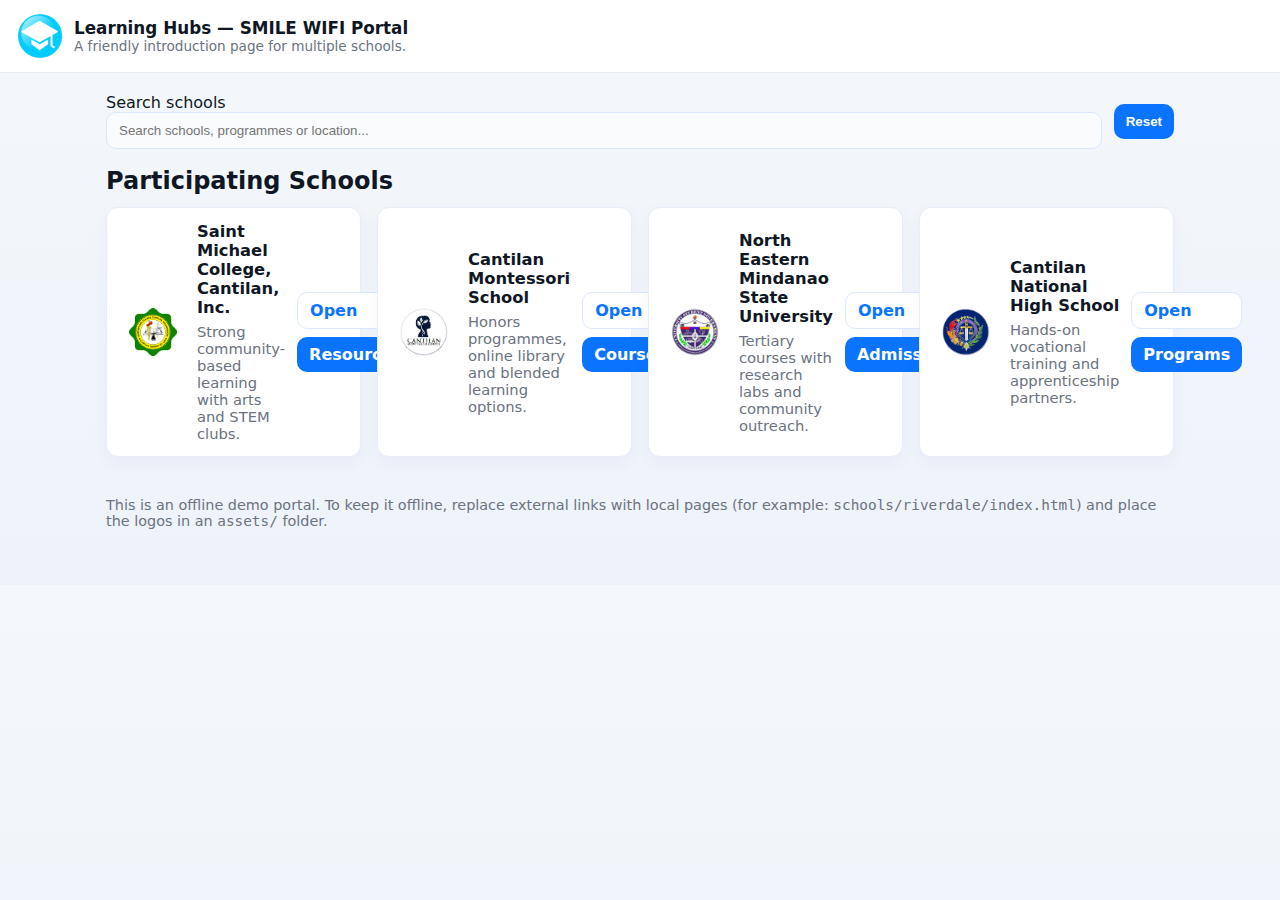
<file: pages/campusDC/index.html>
<!doctype html>
<html lang="en">
<head>
  <meta charset="utf-8" />
  <meta name="viewport" content="width=device-width,initial-scale=1" />
  <title>Learning Hubs — Multi-School Portal (Offline)</title>
  <meta name="description" content="Offline introduction page for multiple schools. Replace logos and links with local files to keep everything offline." />
  <style>
    :root{--bg:#f4f7fb;--card:#fff;--muted:#6b7280;--accent:#0b74ff;--glass:rgba(255,255,255,0.6)}
    *{box-sizing:border-box}
    body{margin:0;font-family:Inter, ui-sans-serif, system-ui, -apple-system, "Segoe UI", Roboto, "Helvetica Neue", Arial; background:linear-gradient(180deg,var(--bg),#eef3fb); color:#0f1724}
    header{background:var(--card);backdrop-filter:blur(6px); padding:14px 18px;display:flex;gap:12px;align-items:center;border-bottom:1px solid #e6edf6}
    .logo{width:44px;height:44px;border-radius:10px;overflow:hidden;flex:0 0 44px}
    .brand{font-weight:700;font-size:1.05rem}
    .subtitle{font-size:.85rem;color:var(--muted)}
    .container{max-width:1100px;margin:20px auto;padding:0 16px}

    /* search + filters */
    .controls{display:flex;gap:12px;align-items:center;margin-bottom:18px;flex-wrap:wrap}
    .search{flex:1;min-width:180px}
    input[type="search"]{width:100%;padding:10px 12px;border-radius:10px;border:1px solid #dbe7fb;background:var(--glass)}
    .filter{display:flex;gap:8px}
    .btn{padding:10px 12px;border-radius:10px;border:none;background:var(--accent);color:white;font-weight:600;cursor:pointer}

    /* grid */
    .grid{display:grid;grid-template-columns:repeat(auto-fit,minmax(230px,1fr));gap:16px}
    .card{background:var(--card);border-radius:12px;padding:14px;border:1px solid #e6eef9;display:flex;gap:12px;align-items:center;box-shadow:0 6px 18px rgba(9,30,66,0.04)}
    .card img{width:64px;height:64px;object-fit:contain;border-radius:8px;background:#fff;padding:8px}
    .meta{flex:1}
    .school-name{font-size:1.02rem;font-weight:700;margin:0}
    .school-desc{margin:6px 0 0;color:var(--muted);font-size:.92rem}
    .actions{display:flex;gap:8px;flex-direction:column}
    .link{display:inline-block;padding:8px 12px;border-radius:10px;text-decoration:none;border:1px solid #dbe9ff;background:#fff;color:var(--accent);font-weight:600}
    .primary{background:var(--accent);color:#fff;border:none}

    footer{max-width:1100px;margin:28px auto 44px;padding:12px 16px;color:var(--muted);font-size:.9rem}

    /* responsive tweaks */
    @media (max-width:520px){header{padding:10px} .card{padding:12px}}
  </style>
</head>
<body>
  <header>
    <div class="logo"><img src="assets/campusDC.png" alt="Portal logo" width="44" height="44"></div>
    <div>
      <div class="brand">Learning Hubs — SMILE WIFI Portal</div>
      <div class="subtitle">A friendly introduction page for multiple schools.</div>
    </div>
  </header>

  <main class="container" role="main">
    <section class="controls" aria-label="Search and filters">
      <div class="search">
        <label for="q" class="sr-only">Search schools</label>
        <input id="q" type="search" placeholder="Search schools, programmes or location..." aria-label="Search schools">
      </div>
      <div class="filter">
        <button class="btn" id="reset">Reset</button>
      </div>
    </section>

    <section>
      <h2 style="margin:0 0 12px">Participating Schools</h2>
      <div class="grid" id="schools">

        <!-- School 1 -->
        <article class="card" data-name="riverdale elementary" data-tags="elementary local">
          <img src="assets/smcci.png" alt="Riverdale Elementary logo">
          <div class="meta">
            <h3 class="school-name">Saint Michael College, Cantilan, Inc.</h3>
            <div class="school-desc">Strong community-based learning with arts and STEM clubs.</div>
          </div>
          <div class="actions">
            <a class="link" href="schools/riverdale/index.html">Open</a>
            <a class="link primary" href="schools/riverdale/resources.html">Resources</a>
          </div>
        </article>

        <!-- School 2 -->
        <article class="card" data-name="montclair high" data-tags="high school sports academic">
          <img src="assets/montessori.png" alt="Montclair High logo">
          <div class="meta">
            <h3 class="school-name">Cantilan Montessori School </h3>
            <div class="school-desc">Honors programmes, online library and blended learning options.</div>
          </div>
          <div class="actions">
            <a class="link" href="schools/montclair/index.html">Open</a>
            <a class="link primary" href="schools/montclair/courses.html">Courses</a>
          </div>
        </article>

        <!-- School 3 -->
        <article class="card" data-name="st. augustine college" data-tags="college tertiary research">
          <img src="assets/NEMSU.png" alt="St. Augustine College logo">
          <div class="meta">
            <h3 class="school-name">North Eastern Mindanao State University</h3>
            <div class="school-desc">Tertiary courses with research labs and community outreach.</div>
          </div>
          <div class="actions">
            <a class="link" href="schools/augustine/index.html">Open</a>
            <a class="link primary" href="schools/augustine/admissions.html">Admissions</a>
          </div>
        </article>

        <!-- School 4 -->
        <article class="card" data-name="greenfield technical" data-tags="vocational technical skills">
          <img src="assets/CNHS.png" alt="Greenfield Technical Institute logo">
          <div class="meta">
            <h3 class="school-name">Cantilan National High School</h3>
            <div class="school-desc">Hands-on vocational training and apprenticeship partners.</div>
          </div>
          <div class="actions">
            <a class="link" href="schools/greenfield/index.html">Open</a>
            <a class="link primary" href="schools/greenfield/programs.html">Programs</a>
          </div>
        </article>

      </div>
    </section>

  </main>

  <footer>
    This is an offline demo portal. To keep it offline, replace external links with local pages (for example: <code>schools/riverdale/index.html</code>) and place the logos in an <code>assets/</code> folder.
  </footer>

  <script>
    // Small client-side search/filter for offline use
    const q = document.getElementById('q');
    const reset = document.getElementById('reset');
    const cards = Array.from(document.querySelectorAll('.card'));

    function normalize(s){return s.trim().toLowerCase()}

    function doSearch(){
      const v = normalize(q.value);
      cards.forEach(c=>{
        const name = normalize(c.dataset.name || '');
        const tags = normalize(c.dataset.tags || '');
        const text = name + ' ' + tags + ' ' + c.innerText.toLowerCase();
        c.style.display = text.includes(v) ? 'flex' : 'none';
      })
    }

    q.addEventListener('input', doSearch);
    reset.addEventListener('click', ()=>{q.value=''; doSearch(); q.focus();});

    // keyboard accessibility: focus first link when pressing Enter on a card
    cards.forEach(card=>{
      card.tabIndex = 0;
      card.addEventListener('keydown', e=>{
        if(e.key === 'Enter'){
          const a = card.querySelector('a');
          if(a) a.click();
        }
      })
    })
  </script>
</body>
</html>
</file>
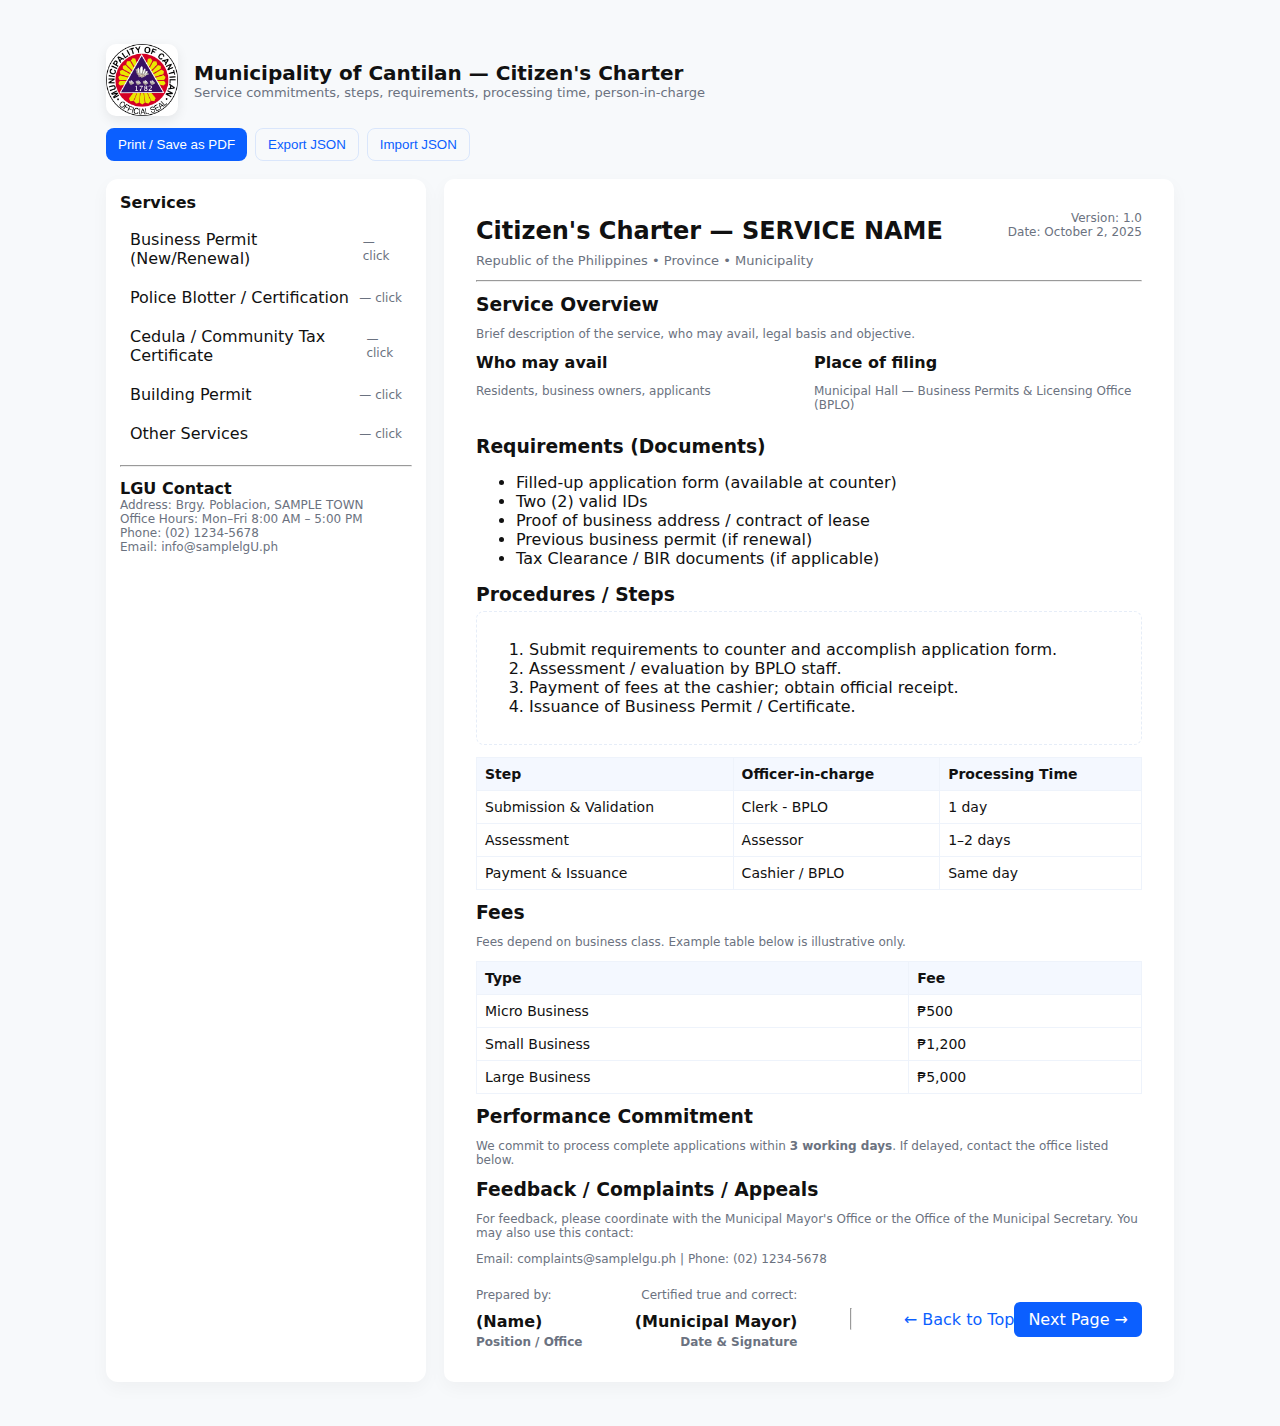
<file: pages/cantilan/index.html>
<!doctype html>
<html lang="en">
<head>
  <meta charset="utf-8" />
  <meta name="viewport" content="width=device-width,initial-scale=1" />
  <title>Citizen Charter — Offline Template (Municipality)</title>
  <meta name="description" content="Offline citizen charter template for Philippine local government units (LGU)." />
  <style>
    :root{
      --bg:#f7f9fb; --card:#fff; --muted:#6b7280; --accent:#0b5fff; --accent-2:#0b8f5f;
      --paper-width:800px; --paper-padding:32px;
    }
    *{box-sizing:border-box}
    body{font-family:Inter, system-ui, -apple-system, 'Segoe UI', Roboto, 'Helvetica Neue', Arial; margin:0; background:var(--bg); color:#111}
    .wrap{max-width:1100px;margin:28px auto;padding:16px}

    /* Header */
    header{display:flex;gap:16px;align-items:center}
    .logo{width:72px;height:72px;border-radius:10px;overflow:hidden;display:flex;align-items:center;justify-content:center;background:#fff;box-shadow:0 4px 12px rgba(0,0,0,.08)}
    .logo img{width:100%;height:100%;object-fit:cover}
    h1{font-size:20px;margin:0}
    .subtitle{color:var(--muted);font-size:13px}

    /* Controls */
    .controls{display:flex;gap:8px;margin-top:12px}
    button{background:var(--accent);border:none;color:#fff;padding:8px 12px;border-radius:8px;cursor:pointer}
    button.ghost{background:transparent;color:var(--accent);border:1px solid rgba(11,95,255,.12)}

    /* Two column layout */
    .cols{display:grid;grid-template-columns:320px 1fr;gap:18px;margin-top:18px}
    .panel{background:var(--card);border-radius:12px;padding:14px;box-shadow:0 6px 18px rgba(9,10,11,.04)}

    nav .item{padding:10px;border-radius:8px;display:flex;justify-content:space-between;align-items:center;cursor:pointer}
    nav .item:hover{background:#f2f6ff}

    /* Charter paper */
    .paper{min-height:780px;padding:var(--paper-padding);max-width:var(--paper-width);margin:0 auto;background:var(--card);border-radius:10px}
    .paper h2{margin:6px 0 8px}
    .paper .muted{color:var(--muted);font-size:13px}

    .service{border:1px dashed #e6edf8;padding:12px;border-radius:8px;margin-bottom:12px}
    .grid-2{display:grid;grid-template-columns:1fr 1fr;gap:10px}

    table{width:100%;border-collapse:collapse;margin-top:10px}
    th,td{padding:8px;border:1px solid #eef3fb;font-size:14px}
    th{background:#f4f8ff;text-align:left}

    /* Flow badge */
    .badge{background:#eef7ef;color:#136a3b;padding:6px 8px;border-radius:6px;font-weight:600}

    /* Print helpers */
    @media print{
      body{background:#fff}
      .wrap, .controls, nav, .panel{display:none}
      .paper{box-shadow:none;border-radius:0;margin:0;max-width:100%;padding:10mm}
      a[href]:after{content:""}
    }

    /* Responsive */
    @media (max-width:880px){
      .cols{grid-template-columns:1fr}
      .logo{width:56px;height:56px}
    }

    /* Tiny helpers */
    .muted-sm{color:var(--muted);font-size:12px}
  </style>
</head>
<body>
  <div class="wrap">
    <header>
      <div class="logo"><img src="icons/LGU.png" alt="LGU Logo"></div>
      <div>
        <h1>Municipality of Cantilan — Citizen's Charter</h1>
        <div class="subtitle">Service commitments, steps, requirements, processing time, person-in-charge</div>
      </div>
    </header>

    <div class="controls">
      <button id="printBtn">Print / Save as PDF</button>
      <button id="exportJson" class="ghost">Export JSON</button>
      <button id="importJson" class="ghost">Import JSON</button>
      <input type="file" id="fileIn" style="display:none" accept="application/json">
    </div>

    <div class="cols">
      <aside class="panel">
        <nav>
          <div style="font-weight:700;margin-bottom:8px">Services</div>
          <div class="item" data-id="business">Business Permit (New/Renewal) <span class="muted-sm">— click</span></div>
          <div class="item" data-id="blotter">Police Blotter / Certification <span class="muted-sm">— click</span></div>
          <div class="item" data-id="cedula">Cedula / Community Tax Certificate <span class="muted-sm">— click</span></div>
          <div class="item" data-id="building">Building Permit <span class="muted-sm">— click</span></div>
          <div class="item" data-id="other">Other Services <span class="muted-sm">— click</span></div>
        </nav>

        <hr style="margin:12px 0">
        <div style="font-weight:700">LGU Contact</div>
        <div class="muted-sm">Address: Brgy. Poblacion, SAMPLE TOWN</div>
        <div class="muted-sm">Office Hours: Mon–Fri 8:00 AM – 5:00 PM</div>
        <div class="muted-sm">Phone: (02) 1234-5678</div>
        <div class="muted-sm">Email: info@samplelgU.ph</div>
      </aside>

      <main class="paper panel" id="paper">
        <!-- PAGE HEADER -->
        <div style="display:flex;justify-content:space-between;align-items:flex-start">
          <div>
            <h2>Citizen's Charter — SERVICE NAME</h2>
            <div class="muted">Republic of the Philippines • Province • Municipality</div>
          </div>
          <div style="text-align:right">
            <div class="muted-sm">Version: 1.0</div>
            <div class="muted-sm">Date: <span id="charterDate">October 2, 2025</span></div>
          </div>
        </div>

        <hr style="margin:12px 0">

        <!-- SERVICE SUMMARY -->
        <section>
          <h3 style="margin:6px 0">Service Overview</h3>
          <p class="muted-sm">Brief description of the service, who may avail, legal basis and objective.</p>

          <div class="grid-2" style="margin-top:10px">
            <div>
              <strong>Who may avail</strong>
              <p class="muted-sm">Residents, business owners, applicants</p>
            </div>
            <div>
              <strong>Place of filing</strong>
              <p class="muted-sm">Municipal Hall — Business Permits & Licensing Office (BPLO)</p>
            </div>
          </div>
        </section>

        <!-- REQUIREMENTS -->
        <section style="margin-top:12px">
          <h3 style="margin:6px 0">Requirements (Documents)</h3>
          <ul>
            <li>Filled-up application form (available at counter)</li>
            <li>Two (2) valid IDs</li>
            <li>Proof of business address / contract of lease</li>
            <li>Previous business permit (if renewal)</li>
            <li>Tax Clearance / BIR documents (if applicable)</li>
          </ul>
        </section>

        <!-- PROCESSING STEPS -->
        <section style="margin-top:12px">
          <h3 style="margin:6px 0">Procedures / Steps</h3>
          <div class="service">
            <ol>
              <li>Submit requirements to counter and accomplish application form.</li>
              <li>Assessment / evaluation by BPLO staff.</li>
              <li>Payment of fees at the cashier; obtain official receipt.</li>
              <li>Issuance of Business Permit / Certificate.</li>
            </ol>
          </div>

          <table>
            <thead>
              <tr><th>Step</th><th>Officer-in-charge</th><th>Processing Time</th></tr>
            </thead>
            <tbody id="stepsTable">
              <tr><td>Submission & Validation</td><td>Clerk - BPLO</td><td>1 day</td></tr>
              <tr><td>Assessment</td><td>Assessor</td><td>1–2 days</td></tr>
              <tr><td>Payment & Issuance</td><td>Cashier / BPLO</td><td>Same day</td></tr>
            </tbody>
          </table>
        </section>

        <!-- FEES -->
        <section style="margin-top:12px">
          <h3 style="margin:6px 0">Fees</h3>
          <p class="muted-sm">Fees depend on business class. Example table below is illustrative only.</p>
          <table>
            <thead><tr><th>Type</th><th>Fee</th></tr></thead>
            <tbody>
              <tr><td>Micro Business</td><td>₱500</td></tr>
              <tr><td>Small Business</td><td>₱1,200</td></tr>
              <tr><td>Large Business</td><td>₱5,000</td></tr>
            </tbody>
          </table>
        </section>

        <!-- PERFORMANCE COMMITMENT -->
        <section style="margin-top:12px">
          <h3 style="margin:6px 0">Performance Commitment</h3>
          <p class="muted-sm">We commit to process complete applications within <strong>3 working days</strong>. If delayed, contact the office listed below.</p>
        </section>

        <!-- APPEALS AND FEEDBACK -->
        <section style="margin-top:12px">
          <h3 style="margin:6px 0">Feedback / Complaints / Appeals</h3>
          <p class="muted-sm">For feedback, please coordinate with the Municipal Mayor's Office or the Office of the Municipal Secretary. You may also use this contact:</p>
          <p class="muted-sm">Email: complaints@samplelgu.ph | Phone: (02) 1234-5678</p>
        </section>

        <!-- SIGNATURE -->
        <section style="margin-top:22px;display:flex;justify-content:space-between">
          <div>
            <div class="muted-sm">Prepared by:</div>
            <div style="margin-top:10px;font-weight:700">(Name)<br><span class="muted-sm">Position / Office</span></div>
          </div>
          <div style="text-align:right">
            <div class="muted-sm">Certified true and correct:</div>
            <div style="margin-top:10px;font-weight:700">(Municipal Mayor)<br><span class="muted-sm">Date & Signature</span></div>
          </div>
		  
		   <!-- ✅ NEXT PAGE LINKS -->
        <hr style="margin:20px 0">
        <div class="next-links" style="display:flex;justify-content:space-between;align-items:center">
          <a href="index.html" style="text-decoration:none;color:var(--accent)">← Back to Top</a>
          <a href="nextpage.html" style="text-decoration:none;background:var(--accent);color:#fff;padding:8px 14px;border-radius:6px">Next Page →</a>
        </div>
        </section>

      </main>
    </div>

    <!-- Tiny script for interactivity, export/import -->
    <script>
      // Simple service templates to populate paper
      const templates = {
        business:{
          name:'Business Permit (New/Renewal)',
          who:'Business owners, sole proprietors',
          place:'Municipal Hall — BPLO',
          requirements:[
            'Filled-up application form', 'Valid IDs (2)', 'Proof of business address', 'Previous permit (if renewal)'
          ],
          steps:[
            ['Submission & Validation','Clerk - BPLO','1 day'],
            ['Assessment','Assessor','1-2 days'],
            ['Payment & Issuance','Cashier / BPLO','Same day']
          ],
          fees:[['Micro Business','₱500'],['Small Business','₱1,200'],['Large Business','₱5,000']]
        },
        blotter:{
          name:'Police Blotter / Certification',
          who:'Residents', place:'Municipal Police Station', requirements:['Complaint form','Valid ID'],
          steps:[['Filing of blotter','Police desk','Same day'],['Verification','Investigator','3 days']],
          fees:[['Certificate','₱0']]
        },
        cedula:{
          name:'Community Tax Certificate (Cedula)',who:'Residents, non-residents doing business',place:'Municipal Treasurer',requirements:['Valid ID'],
          steps:[['Application & Payment','Treasurer','Same day']],fees:[['Standard','₱20']]
        },
        building:{
          name:'Building Permit',who:'Owners/Contractors',place:'Municipal Engineering Office',requirements:['Building plans','LOC','Tax Clearance'],
          steps:[['Plan submission','Engineer','5–10 days'],['Inspection','Inspector','1–2 days'],['Issuance','MEO','Same day']],fees:[['Permit Fee','Depends on project']]
        }
      };

      function populate(id){
        const t = templates[id] || {name:'Service Name',who:'',place:'',requirements:[],steps:[],fees:[]};
        document.querySelector('.paper h2').textContent = "Citizen's Charter — " + t.name;
        document.querySelector('.paper .muted').textContent = 'Republic of the Philippines • Province • Municipality';
        document.getElementById('charterDate').textContent = new Date().toLocaleDateString();

        // Requirements
        const reqSection = document.querySelector('.paper section:nth-of-type(2) ul');
        reqSection.innerHTML = '';
        t.requirements.forEach(r=>{const li=document.createElement('li');li.textContent=r;reqSection.appendChild(li)});

        // Steps table
        const tbody = document.getElementById('stepsTable'); tbody.innerHTML='';
        t.steps.forEach(s=>{const tr=document.createElement('tr');tr.innerHTML=`<td>${s[0]}</td><td>${s[1]}</td><td>${s[2]}</td>`;tbody.appendChild(tr)});

        // Fees
        const feeTable = document.querySelector('.paper section:nth-of-type(4) table tbody');
        feeTable.innerHTML = '';
        t.fees.forEach(f=>{const tr=document.createElement('tr');tr.innerHTML=`<td>${f[0]}</td><td>${f[1]}</td>`;feeTable.appendChild(tr)});
      }

      // attach nav clicks
      document.querySelectorAll('nav .item').forEach(el=>el.addEventListener('click',()=>populate(el.dataset.id)));

      // print
      document.getElementById('printBtn').addEventListener('click',()=>{window.print()});

      // export JSON (current view)
      document.getElementById('exportJson').addEventListener('click',()=>{
        const title = document.querySelector('.paper h2').textContent.replace(/[^a-z0-9\-]+/gi,'_');
        const data = {
          title: document.querySelector('.paper h2').textContent,
          date: document.getElementById('charterDate').textContent,
          requirements: Array.from(document.querySelectorAll('.paper section:nth-of-type(2) ul li')).map(x=>x.textContent),
          steps: Array.from(document.querySelectorAll('#stepsTable tr')).map(r=>Array.from(r.children).map(c=>c.textContent)),
          fees: Array.from(document.querySelectorAll('.paper section:nth-of-type(4) table tbody tr')).map(r=>[r.children[0].textContent,r.children[1].textContent])
        };
        const blob = new Blob([JSON.stringify(data, null, 2)],{type:'application/json'});
        const a = document.createElement('a'); a.href = URL.createObjectURL(blob); a.download = title + '.json'; a.click(); URL.revokeObjectURL(a.href);
      });

      // import JSON
      document.getElementById('importJson').addEventListener('click',()=>document.getElementById('fileIn').click());
      document.getElementById('fileIn').addEventListener('change',e=>{
        const f = e.target.files[0]; if(!
</file>
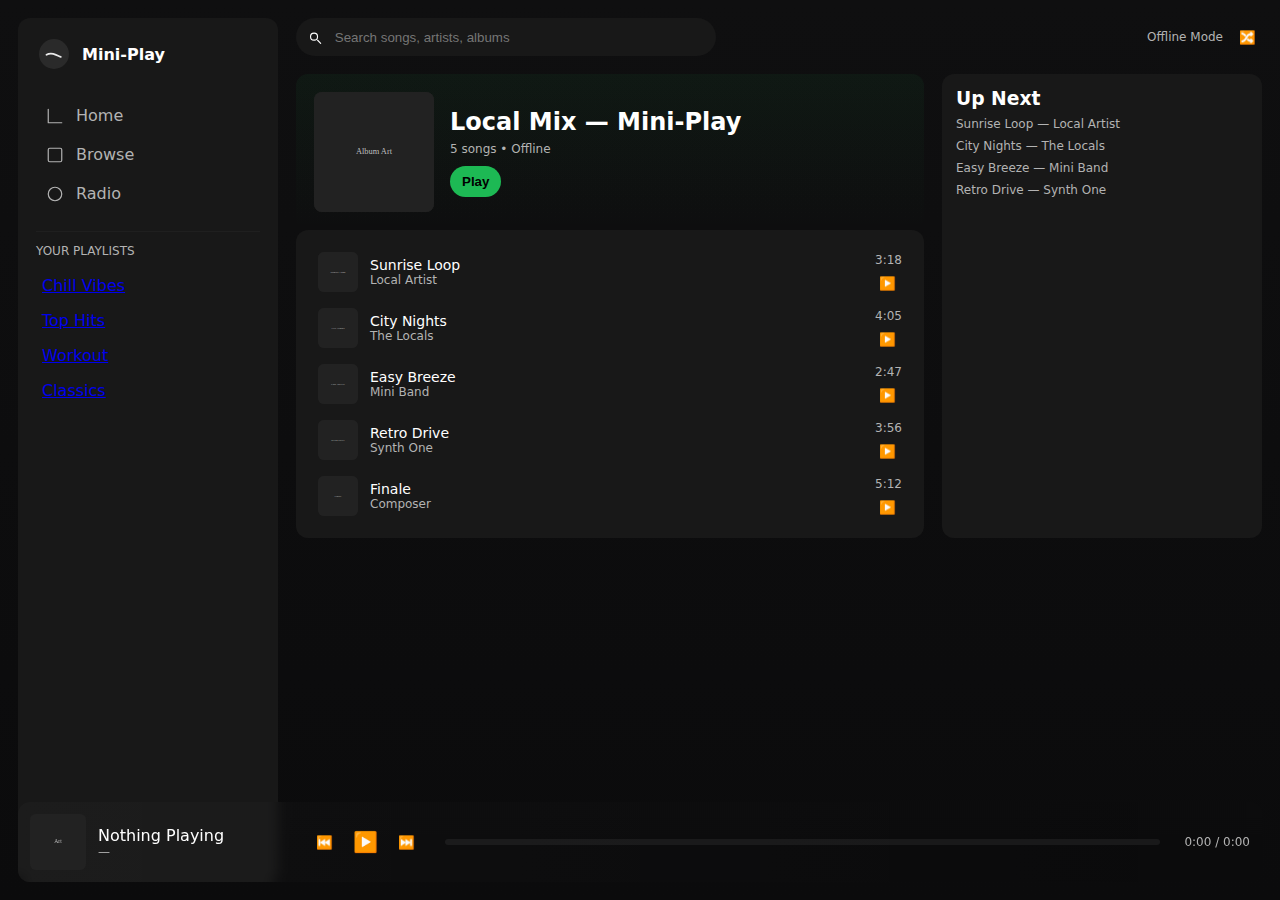
<file: pages/musify/index.html>
<!doctype html>
<html lang="en">
<head>
  <meta charset="utf-8" />
  <meta name="viewport" content="width=device-width,initial-scale=1" />
  <title>Offline — Mini-Play (Spotify-style)</title>
  <meta name="description" content="Offline Spotify-like interface for local use. Place assets in the assets/ folder." />
  <style>
    :root{--bg:#121212;--panel:#181818;--muted:#b3b3b3;--accent:#1db954;--glass:rgba(255,255,255,0.03);}
    *{box-sizing:border-box}
    html,body{height:100%;margin:0;font-family:Inter, ui-sans-serif, system-ui, -apple-system, "Segoe UI", Roboto, "Helvetica Neue", Arial;color:#fff;background:linear-gradient(180deg,#0f0f10 0%, #0b0b0c 100%)}
    .app{display:grid;grid-template-columns:260px 1fr;gap:18px;height:100vh;padding:18px}
    .sidebar{background:var(--panel);border-radius:12px;padding:18px;overflow:auto}
    .logo{display:flex;gap:10px;align-items:center;font-weight:700}
    .logo svg{width:36px;height:36px}
    nav{margin-top:24px}
    nav a{display:flex;align-items:center;gap:12px;padding:10px;border-radius:8px;color:var(--muted);text-decoration:none}
    nav a:hover{background:var(--glass);color:#fff}
    .playlists{margin-top:18px;border-top:1px solid rgba(255,255,255,0.03);padding-top:12px}
    .main{display:flex;flex-direction:column;gap:18px}
    .top{display:flex;justify-content:space-between;align-items:center}
    .search{background:var(--panel);padding:10px;border-radius:999px;display:flex;align-items:center;gap:10px;width:420px}
    .search input{background:transparent;border:0;outline:none;color:#fff;width:100%}
    .content{display:grid;grid-template-columns:1fr 320px;gap:18px}
    .hero{background:linear-gradient(180deg, rgba(29,185,84,0.06), transparent);padding:18px;border-radius:12px;display:flex;gap:16px;align-items:center}
    .cover{width:120px;height:120px;border-radius:8px;flex:0 0 120px;background:#222;display:flex;align-items:center;justify-content:center}
    .cover img{width:100%;height:100%;object-fit:cover;border-radius:8px}
    .album-info h2{margin:0 0 6px 0}
    .tracks{background:var(--panel);padding:14px;border-radius:12px}
    .track{display:grid;grid-template-columns:40px 1fr 60px;gap:12px;align-items:center;padding:8px;border-radius:8px}
    .track:hover{background:rgba(255,255,255,0.02)}
    .track .title{font-size:14px}
    .track .artist{color:var(--muted);font-size:12px}
    .play-btn{background:transparent;border:0;color:var(--muted);cursor:pointer}
    .player{position:fixed;left:18px;right:18px;bottom:18px;background:linear-gradient(90deg, rgba(255,255,255,0.02), transparent);backdrop-filter:blur(6px);padding:12px;border-radius:12px;display:flex;align-items:center;gap:12px}
    .player .progress{flex:1;height:6px;background:rgba(255,255,255,0.06);border-radius:999px;overflow:hidden}
    .progress > i{display:block;height:100%;background:var(--accent);width:0%}
    .controls{display:flex;gap:8px;align-items:center}
    .small{font-size:12px;color:var(--muted)}
    /* Responsive */
    @media (max-width:880px){.app{grid-template-columns:1fr;height:100%;padding:12px}.sidebar{display:none}.content{grid-template-columns:1fr}.search{width:100%}.player{left:12px;right:12px}}
  </style>
</head>
<body>
  <div class="app">
    <aside class="sidebar">
      <div class="logo">
        <svg viewBox="0 0 24 24" fill="none" xmlns="http://www.w3.org/2000/svg"><circle cx="12" cy="12" r="10" fill="white" opacity="0.08"/><path d="M7 12.5C8.2 11.8 9.7 11.5 11.5 11.9C13.3 12.3 14.9 13.3 16.5 13.9" stroke="white" stroke-width="1.2" stroke-linecap="round" stroke-linejoin="round" opacity="0.9"/></svg>
        Mini-Play
      </div>
      <nav>
        <a href="#" data-nav><svg width="18" height="18" viewBox="0 0 24 24" fill="none"><path d="M3 3v18h18" stroke="currentColor" stroke-width="1.6" stroke-linecap="round" stroke-linejoin="round"/></svg> Home</a>
        <a href="#" data-nav><svg width="18" height="18" viewBox="0 0 24 24" fill="none"><rect x="3" y="3" width="18" height="18" rx="2" stroke="currentColor" stroke-width="1.6"/></svg> Browse</a>
        <a href="#" data-nav><svg width="18" height="18" viewBox="0 0 24 24" fill="none"><circle cx="12" cy="12" r="9" stroke="currentColor" stroke-width="1.6"/></svg> Radio</a>
      </nav>
      <div class="playlists">
        <div class="small">YOUR PLAYLISTS</div>
        <ul style="list-style:none;padding:0;margin:10px 0 0 0">
          <li style="padding:8px 6px;border-radius:6px;color:var(--muted)"><a href="#">Chill Vibes</a></li>
          <li style="padding:8px 6px;border-radius:6px;color:var(--muted)"><a href="#">Top Hits</a></li>
          <li style="padding:8px 6px;border-radius:6px;color:var(--muted)"><a href="#">Workout</a></li>
          <li style="padding:8px 6px;border-radius:6px;color:var(--muted)"><a href="#">Classics</a></li>
        </ul>
      </div>
    </aside>

    <main class="main">
      <div class="top">
        <div class="search">
          <svg width="18" height="18" viewBox="0 0 24 24" fill="none"><path d="M21 21l-4.35-4.35" stroke="currentColor" stroke-width="1.6" stroke-linecap="round" stroke-linejoin="round"/><circle cx="11.5" cy="11.5" r="5" stroke="currentColor" stroke-width="1.6"/></svg>
          <input id="searchInput" placeholder="Search songs, artists, albums" />
        </div>
        <div style="display:flex;gap:10px;align-items:center">
          <div class="small">Offline Mode</div>
          <button id="shuffleBtn" title="Shuffle" style="background:transparent;border:0;color:var(--muted);cursor:pointer">🔀</button>
        </div>
      </div>

      <div class="content">
        <section>
          <div class="hero">
            <div class="cover"><img id="heroCover" src="data:image/svg+xml;utf8,<svg xmlns='http://www.w3.org/2000/svg' width='400' height='400'><rect width='100%' height='100%' fill='%23222'/><text x='50%' y='50%' dominant-baseline='middle' text-anchor='middle' font-size='28' fill='%23bfbfbf'>Album Art</text></svg>" alt="cover"></div>
            <div class="album-info">
              <h2 id="heroTitle">Local Mix — Mini-Play</h2>
              <div class="small" id="heroDesc">5 songs • Offline</div>
              <div style="margin-top:10px"><button id="playAll" style="background:var(--accent);border:0;padding:8px 12px;border-radius:999px;color:#000;font-weight:700;cursor:pointer">Play</button></div>
            </div>
          </div>

          <div class="tracks" id="tracks">
            <!-- Tracks will be injected here -->
          </div>
        </section>

        <aside style="background:var(--panel);padding:14px;border-radius:12px">
          <h3 style="margin:0 0 8px 0">Up Next</h3>
          <div id="upnext" style="display:flex;flex-direction:column;gap:8px"></div>
        </aside>
      </div>
    </main>
  </div>

  <div class="player" id="playerBar">
    <div style="width:56px;height:56px;border-radius:6px;overflow:hidden;background:#222;display:flex;align-items:center;justify-content:center"><img id="playerCover" src="data:image/svg+xml;utf8,<svg xmlns='http://www.w3.org/2000/svg' width='200' height='200'><rect width='100%' height='100%' fill='%23222'/><text x='50%' y='50%' dominant-baseline='middle' text-anchor='middle' font-size='20' fill='%23bfbfbf'>Art</text></svg>" style="width:100%;height:100%;object-fit:cover"></div>
    <div style="min-width:200px;max-width:320px">
      <div id="playerTitle">Nothing Playing</div>
      <div class="small" id="playerArtist">—</div>
    </div>
    <div class="controls">
      <button id="prev" class="play-btn">⏮️</button>
      <button id="playPause" class="play-btn" style="font-size:20px">▶️</button>
      <button id="next" class="play-btn">⏭️</button>
    </div>
    <div class="progress" style="margin:0 12px 0 12px"><i id="progressBar"></i></div>
    <div class="small" id="time">0:00 / 0:00</div>
  </div>

  <script>
    // Sample offline tracks metadata. Put matching files in assets/audio/track1.mp3 etc. 
    const tracks = [
      {id:1,title:'Sunrise Loop',artist:'Local Artist',file:'assets/audio/track1.mp3',cover:null,duration:'3:18'},
      {id:2,title:'City Nights',artist:'The Locals',file:'assets/audio/track2.mp3',cover:null,duration:'4:05'},
      {id:3,title:'Easy Breeze',artist:'Mini Band',file:'assets/audio/track3.mp3',cover:null,duration:'2:47'},
      {id:4,title:'Retro Drive',artist:'Synth One',file:'assets/audio/track4.mp3',cover:null,duration:'3:56'},
      {id:5,title:'Finale',artist:'Composer',file:'assets/audio/track5.mp3',cover:null,duration:'5:12'}
    ];

    const tracksEl = document.getElementById('tracks');
    const upnextEl = document.getElementById('upnext');
    const playerTitle = document.getElementById('playerTitle');
    const playerArtist = document.getElementById('playerArtist');
    const playerCover = document.getElementById('playerCover');
    const heroCover = document.getElementById('heroCover');
    const progressBar = document.getElementById('progressBar');
    const timeEl = document.getElementById('time');

    let currentIndex = -1;
    let audio = new Audio();
    audio.preload = 'metadata';

    function formatTime(s){
      if(isNaN(s)) return '0:00';
      const m = Math.floor(s/60); const sec = Math.floor(s%60).toString().padStart(2,'0');
      return m+':'+sec;
    }

    function renderTracks(list){
      tracksEl.innerHTML='';
      list.forEach((t,i)=>{
        const row = document.createElement('div'); row.className='track';
        row.innerHTML = `
          <div style="width:40px;height:40px;border-radius:6px;overflow:hidden;background:#222;display:flex;align-items:center;justify-content:center"><img src="data:image/svg+xml;utf8,<svg xmlns='http://www.w3.org/2000/svg' width='200' height='200'><rect width='100%' height='100%' fill='%23222'/><text x='50%' y='50%' dominant-baseline='middle' text-anchor='middle' font-size='14' fill='%23bfbfbf'>${encodeURIComponent(t.title)}</text></svg>" style="width:100%;height:100%;object-fit:cover"></div>
          <div>
            <div class="title">${t.title}</div>
            <div class="artist">${t.artist}</div>
          </div>
          <div style="text-align:right">
            <div style="font-size:12px;color:var(--muted);margin-bottom:6px">${t.duration}</div>
            <button class="play-btn" data-index="${i}">▶️</button>
          </div>
        `;
        tracksEl.appendChild(row);
      });

      // attach listeners
      document.querySelectorAll('.play-btn[data-index]').forEach(b=>b.addEventListener('click',e=>{
        const idx = Number(e.currentTarget.dataset.index);
        playIndex(idx);
      }));
    }

    function updateUpNext(){
      upnextEl.innerHTML='';
      const list = tracks.slice(currentIndex+1).concat(tracks.slice(0,currentIndex+1));
      list.slice(0,4).forEach(t=>{
        const el = document.createElement('div'); el.className='small'; el.textContent = t.title + ' — ' + t.artist; upnextEl.appendChild(el);
      });
    }

    function playIndex(idx){
      currentIndex = idx;
      const t = tracks[currentIndex];
      audio.src = t.file; // local path
      audio.play().catch(e=>console.warn('Unable to play audio. Place files in the assets/audio/ folder or allow autoplay.'));
      playerTitle.textContent = t.title; playerArtist.textContent = t.artist;
      // set covers (still placeholder svg)
      const svg = `data:image/svg+xml;utf8,<svg xmlns='http://www.w3.org/2000/svg' width='400' height='400'><rect width='100%' height='100%' fill='%23222'/><text x='50%' y='50%' dominant-baseline='middle' text-anchor='middle' font-size='28' fill='%23bfbfbf'>${encodeURIComponent(t.title)}</text></svg>`;
      playerCover.src = svg; heroCover.src = svg;
      updateUpNext();
      document.getElementById('playPause').textContent = '⏸️';
    }

    document.getElementById('playAll').addEventListener('click',()=>{
      playIndex(0);
    });

    document.getElementById('playPause').addEventListener('click',()=>{
      if(audio.paused){ audio.play().catch(()=>{}); document.getElementById('playPause').textContent='⏸️' }
      else { audio.pause(); document.getElementById('playPause').textContent='▶️' }
    });

    document.getElementById('next').addEventListener('click',()=>{
      playIndex((currentIndex+1)%tracks.length);
    });
    document.getElementById('prev').addEventListener('click',()=>{
      playIndex((currentIndex-1+tracks.length)%tracks.length);
    });

    audio.addEventListener('timeupdate',()=>{
      const pct = (audio.currentTime / (audio.duration||1)) * 100;
      progressBar.style.width = pct + '%';
      timeEl.textContent = formatTime(audio.currentTime) + ' / ' + (isNaN(audio.duration)? '0:00' : formatTime(audio.duration));
    });
    audio.addEventListener('ended',()=>{
      playIndex((currentIndex+1)%tracks.length);
    });

    // search
    document.getElementById('searchInput').addEventListener('input',e=>{
      const q = e.target.value.toLowerCase();
      renderTracks(tracks.filter(t=>t.title.toLowerCase().includes(q) || t.artist.toLowerCase().includes(q)));
    });

    // initial render
    renderTracks(tracks);
    updateUpNext();

    // small usability: click row to play
    tracksEl.addEventListener('click',e=>{
      const row = e.target.closest('.track');
      if(!row) return;
      const idx = Array.from(tracksEl.children).indexOf(row);
      if(idx>=0) playIndex(idx);
    });

    // Keyboard space for play/pause
    document.addEventListener('keydown',e=>{ if(e.code==='Space'){ e.preventDefault(); document.getElementById('playPause').click(); } });
  </script>
</body>
</html>
</file>
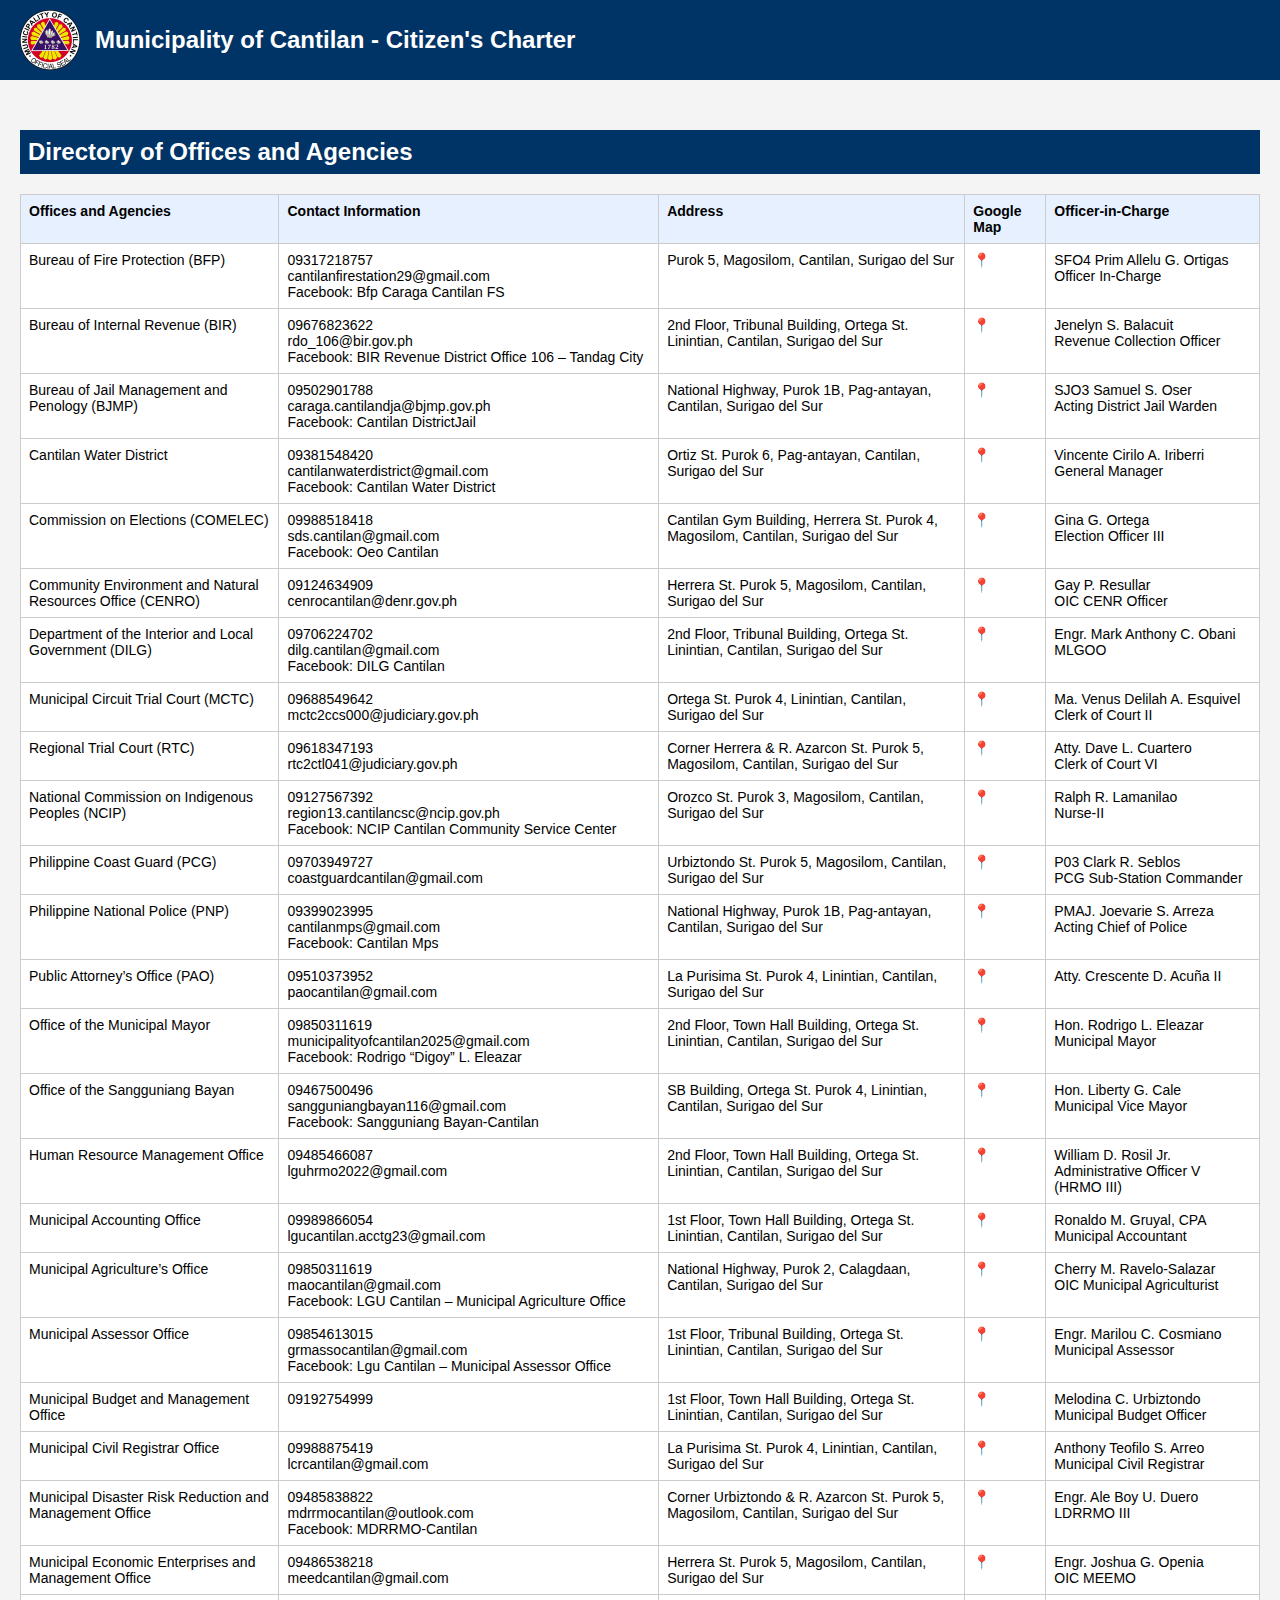
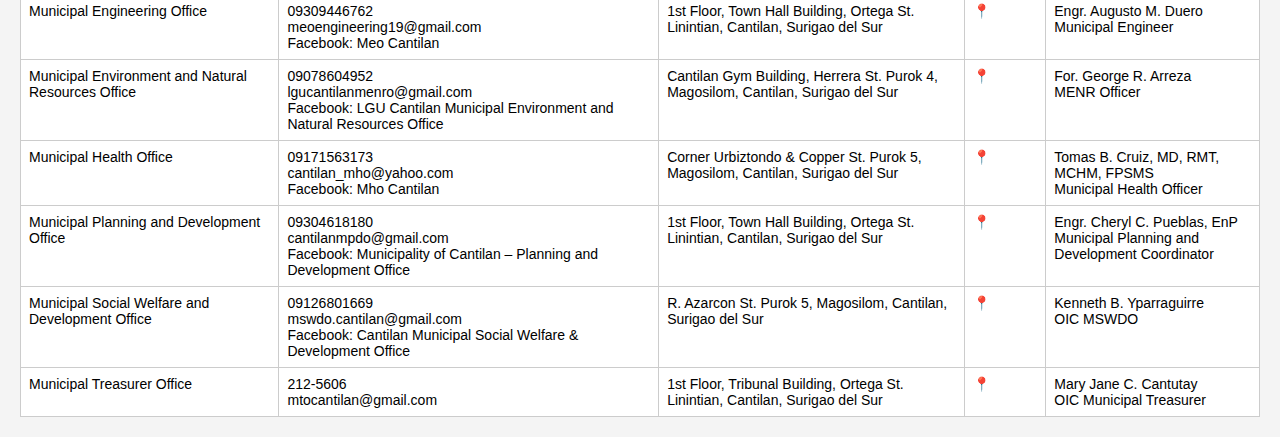
<file: pages/cantilan/nextpage.html>
<!DOCTYPE html>
<html lang="en">
<head>
  <meta charset="UTF-8">
  <meta name="viewport" content="width=device-width, initial-scale=1.0">
  <title>Citizen's Charter - Cantilan LGU</title>
  <style>
    body { font-family: Arial, sans-serif; margin:0; padding:0; background:#f4f4f4; }
    header { background:#003366; color:#fff; padding:10px 20px; display:flex; align-items:center; }
    header img { height:60px; margin-right:15px; }
    header h1 { font-size:1.5rem; margin:0; }
    main { padding:20px; }
    h2 { background:#003366; color:#fff; padding:8px; margin-top:30px; }
    table { width:100%; border-collapse:collapse; margin-top:15px; background:#fff; font-size:14px; }
    table th, table td { border:1px solid #ccc; padding:8px; text-align:left; vertical-align:top; }
    table th { background:#e6f0ff; }
    .map-icon { color:#003366; font-weight:bold; }
    @media print { header { background:#000; color:#fff; } }
  </style>
</head>
<body>
  <header>
    <img src="icons/LGU.png" alt="LGU Logo">
    <h1>Municipality of Cantilan - Citizen's Charter</h1>
  </header>
  <main>
    <h2>Directory of Offices and Agencies</h2>
    <table>
      <thead>
        <tr>
          <th>Offices and Agencies</th>
          <th>Contact Information</th>
          <th>Address</th>
          <th>Google Map</th>
          <th>Officer-in-Charge</th>
        </tr>
      </thead>
      <tbody>
        <tr><td>Bureau of Fire Protection (BFP)</td><td>09317218757<br>cantilanfirestation29@gmail.com<br>Facebook: Bfp Caraga Cantilan FS</td><td>Purok 5, Magosilom, Cantilan, Surigao del Sur</td><td class="map-icon">📍</td><td>SFO4 Prim Allelu G. Ortigas<br>Officer In-Charge</td></tr>
        <tr><td>Bureau of Internal Revenue (BIR)</td><td>09676823622<br>rdo_106@bir.gov.ph<br>Facebook: BIR Revenue District Office 106 – Tandag City</td><td>2nd Floor, Tribunal Building, Ortega St. Linintian, Cantilan, Surigao del Sur</td><td class="map-icon">📍</td><td>Jenelyn S. Balacuit<br>Revenue Collection Officer</td></tr>
        <tr><td>Bureau of Jail Management and Penology (BJMP)</td><td>09502901788<br>caraga.cantilandja@bjmp.gov.ph<br>Facebook: Cantilan DistrictJail</td><td>National Highway, Purok 1B, Pag-antayan, Cantilan, Surigao del Sur</td><td class="map-icon">📍</td><td>SJO3 Samuel S. Oser<br>Acting District Jail Warden</td></tr>
        <tr><td>Cantilan Water District</td><td>09381548420<br>cantilanwaterdistrict@gmail.com<br>Facebook: Cantilan Water District</td><td>Ortiz St. Purok 6, Pag-antayan, Cantilan, Surigao del Sur</td><td class="map-icon">📍</td><td>Vincente Cirilo A. Iriberri<br>General Manager</td></tr>
        <tr><td>Commission on Elections (COMELEC)</td><td>09988518418<br>sds.cantilan@gmail.com<br>Facebook: Oeo Cantilan</td><td>Cantilan Gym Building, Herrera St. Purok 4, Magosilom, Cantilan, Surigao del Sur</td><td class="map-icon">📍</td><td>Gina G. Ortega<br>Election Officer III</td></tr>
        <tr><td>Community Environment and Natural Resources Office (CENRO)</td><td>09124634909<br>cenrocantilan@denr.gov.ph</td><td>Herrera St. Purok 5, Magosilom, Cantilan, Surigao del Sur</td><td class="map-icon">📍</td><td>Gay P. Resullar<br>OIC CENR Officer</td></tr>
        <tr><td>Department of the Interior and Local Government (DILG)</td><td>09706224702<br>dilg.cantilan@gmail.com<br>Facebook: DILG Cantilan</td><td>2nd Floor, Tribunal Building, Ortega St. Linintian, Cantilan, Surigao del Sur</td><td class="map-icon">📍</td><td>Engr. Mark Anthony C. Obani<br>MLGOO</td></tr>
        <tr><td>Municipal Circuit Trial Court (MCTC)</td><td>09688549642<br>mctc2ccs000@judiciary.gov.ph</td><td>Ortega St. Purok 4, Linintian, Cantilan, Surigao del Sur</td><td class="map-icon">📍</td><td>Ma. Venus Delilah A. Esquivel<br>Clerk of Court II</td></tr>
        <tr><td>Regional Trial Court (RTC)</td><td>09618347193<br>rtc2ctl041@judiciary.gov.ph</td><td>Corner Herrera & R. Azarcon St. Purok 5, Magosilom, Cantilan, Surigao del Sur</td><td class="map-icon">📍</td><td>Atty. Dave L. Cuartero<br>Clerk of Court VI</td></tr>
        <tr><td>National Commission on Indigenous Peoples (NCIP)</td><td>09127567392<br>region13.cantilancsc@ncip.gov.ph<br>Facebook: NCIP Cantilan Community Service Center</td><td>Orozco St. Purok 3, Magosilom, Cantilan, Surigao del Sur</td><td class="map-icon">📍</td><td>Ralph R. Lamanilao<br>Nurse-II</td></tr>
        <tr><td>Philippine Coast Guard (PCG)</td><td>09703949727<br>coastguardcantilan@gmail.com</td><td>Urbiztondo St. Purok 5, Magosilom, Cantilan, Surigao del Sur</td><td class="map-icon">📍</td><td>P03 Clark R. Seblos<br>PCG Sub-Station Commander</td></tr>
        <tr><td>Philippine National Police (PNP)</td><td>09399023995<br>cantilanmps@gmail.com<br>Facebook: Cantilan Mps</td><td>National Highway, Purok 1B, Pag-antayan, Cantilan, Surigao del Sur</td><td class="map-icon">📍</td><td>PMAJ. Joevarie S. Arreza<br>Acting Chief of Police</td></tr>
        <tr><td>Public Attorney’s Office (PAO)</td><td>09510373952<br>paocantilan@gmail.com</td><td>La Purisima St. Purok 4, Linintian, Cantilan, Surigao del Sur</td><td class="map-icon">📍</td><td>Atty. Crescente D. Acuña II</td></tr>
        <tr><td>Office of the Municipal Mayor</td><td>09850311619<br>municipalityofcantilan2025@gmail.com<br>Facebook: Rodrigo “Digoy” L. Eleazar</td><td>2nd Floor, Town Hall Building, Ortega St. Linintian, Cantilan, Surigao del Sur</td><td class="map-icon">📍</td><td>Hon. Rodrigo L. Eleazar<br>Municipal Mayor</td></tr>
        <tr><td>Office of the Sangguniang Bayan</td><td>09467500496<br>sangguniangbayan116@gmail.com<br>Facebook: Sangguniang Bayan-Cantilan</td><td>SB Building, Ortega St. Purok 4, Linintian, Cantilan, Surigao del Sur</td><td class="map-icon">📍</td><td>Hon. Liberty G. Cale<br>Municipal Vice Mayor</td></tr>
        <tr><td>Human Resource Management Office</td><td>09485466087<br>lguhrmo2022@gmail.com</td><td>2nd Floor, Town Hall Building, Ortega St. Linintian, Cantilan, Surigao del Sur</td><td class="map-icon">📍</td><td>William D. Rosil Jr.<br>Administrative Officer V (HRMO III)</td></tr>
        <tr><td>Municipal Accounting Office</td><td>09989866054<br>lgucantilan.acctg23@gmail.com</td><td>1st Floor, Town Hall Building, Ortega St. Linintian, Cantilan, Surigao del Sur</td><td class="map-icon">📍</td><td>Ronaldo M. Gruyal, CPA<br>Municipal Accountant</td></tr>
        <tr><td>Municipal Agriculture’s Office</td><td>09850311619<br>maocantilan@gmail.com<br>Facebook: LGU Cantilan – Municipal Agriculture Office</td><td>National Highway, Purok 2, Calagdaan, Cantilan, Surigao del Sur</td><td class="map-icon">📍</td><td>Cherry M. Ravelo-Salazar<br>OIC Municipal Agriculturist</td></tr>
        <tr><td>Municipal Assessor Office</td><td>09854613015<br>grmassocantilan@gmail.com<br>Facebook: Lgu Cantilan – Municipal Assessor Office</td><td>1st Floor, Tribunal Building, Ortega St. Linintian, Cantilan, Surigao del Sur</td><td class="map-icon">📍</td><td>Engr. Marilou C. Cosmiano<br>Municipal Assessor</td></tr>
        <tr><td>Municipal Budget and Management Office</td><td>09192754999</td><td>1st Floor, Town Hall Building, Ortega St. Linintian, Cantilan, Surigao del Sur</td><td class="map-icon">📍</td><td>Melodina C. Urbiztondo<br>Municipal Budget Officer</td></tr>
        <tr><td>Municipal Civil Registrar Office</td><td>09988875419<br>lcrcantilan@gmail.com</td><td>La Purisima St. Purok 4, Linintian, Cantilan, Surigao del Sur</td><td class="map-icon">📍</td><td>Anthony Teofilo S. Arreo<br>Municipal Civil Registrar</td></tr>
        <tr><td>Municipal Disaster Risk Reduction and Management Office</td><td>09485838822<br>mdrrmocantilan@outlook.com<br>Facebook: MDRRMO-Cantilan</td><td>Corner Urbiztondo & R. Azarcon St. Purok 5, Magosilom, Cantilan, Surigao del Sur</td><td class="map-icon">📍</td><td>Engr. Ale Boy U. Duero<br>LDRRMO III</td></tr>
        <tr><td>Municipal Economic Enterprises and Management Office</td><td>09486538218<br>meedcantilan@gmail.com</td><td>Herrera St. Purok 5, Magosilom, Cantilan, Surigao del Sur</td><td class="map-icon">📍</td><td>Engr. Joshua G. Openia<br>OIC MEEMO</td></tr>
        <tr><td>Municipal Engineering Office</td><td>09309446762<br>meoengineering19@gmail.com<br>Facebook: Meo Cantilan</td><td>1st Floor, Town Hall Building, Ortega St. Linintian, Cantilan, Surigao del Sur</td><td class="map-icon">📍</td><td>Engr. Augusto M. Duero<br>Municipal Engineer</td></tr>
        <tr><td>Municipal Environment and Natural Resources Office</td><td>09078604952<br>lgucantilanmenro@gmail.com<br>Facebook: LGU Cantilan Municipal Environment and Natural Resources Office</td><td>Cantilan Gym Building, Herrera St. Purok 4, Magosilom, Cantilan, Surigao del Sur</td><td class="map-icon">📍</td><td>For. George R. Arreza<br>MENR Officer</td></tr>
        <tr><td>Municipal Health Office</td><td>09171563173<br>cantilan_mho@yahoo.com<br>Facebook: Mho Cantilan</td><td>Corner Urbiztondo & Copper St. Purok 5, Magosilom, Cantilan, Surigao del Sur</td><td class="map-icon">📍</td><td>Tomas B. Cruiz, MD, RMT, MCHM, FPSMS<br>Municipal Health Officer</td></tr>
        <tr><td>Municipal Planning and Development Office</td><td>09304618180<br>cantilanmpdo@gmail.com<br>Facebook: Municipality of Cantilan – Planning and Development Office</td><td>1st Floor, Town Hall Building, Ortega St. Linintian, Cantilan, Surigao del Sur</td><td class="map-icon">📍</td><td>Engr. Cheryl C. Pueblas, EnP<br>Municipal Planning and Development Coordinator</td></tr>
        <tr><td>Municipal Social Welfare and Development Office</td><td>09126801669<br>mswdo.cantilan@gmail.com<br>Facebook: Cantilan Municipal Social Welfare & Development Office</td><td>R. Azarcon St. Purok 5, Magosilom, Cantilan, Surigao del Sur</td><td class="map-icon">📍</td><td>Kenneth B. Yparraguirre<br>OIC MSWDO</td></tr>
        <tr><td>Municipal Treasurer Office</td><td>212-5606<br>mtocantilan@gmail.com</td><td>1st Floor, Tribunal Building, Ortega St. Linintian, Cantilan, Surigao del Sur</td><td class="map-icon">📍</td><td>Mary Jane C. Cantutay<br>OIC Municipal Treasurer</td></tr>
      </tbody>
    </table>
  </main>
</body>
</html>
</file>
